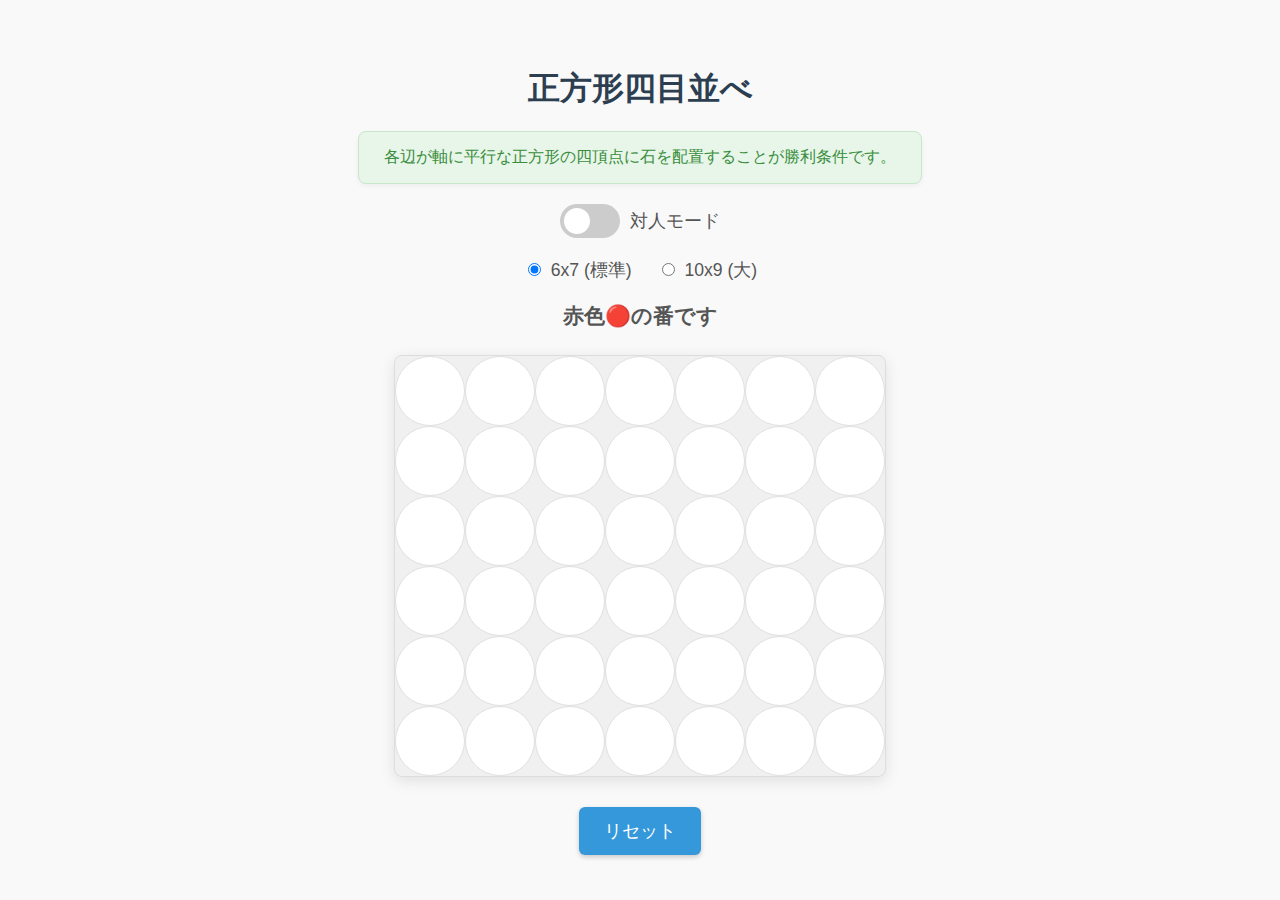
<file: makesquare/index.html>
<!DOCTYPE html>
<html lang="ja">
<head>
    <meta charset="UTF-8">
    <meta name="viewport" content="width=device-width, initial-scale=1.0">
    <title>四目並べ</title>
    <link rel="stylesheet" href="style.css">
</head>
<body>
    <h1>正方形四目並べ</h1>
    <div id="rule-description">
        各辺が軸に平行な正方形の四頂点に石を配置することが勝利条件です。
    </div>
    <div class="mode-switch-container">
        <label class="switch">
            <input type="checkbox" id="mode-toggle">
            <span class="slider round"></span>
        </label>
        <span id="mode-label">対人モード</span>
    </div>

    <div class="board-size-selection">
        <label>
            <input type="radio" name="board-size" value="small" checked> 6x7 (標準)
        </label>
        <label>
            <input type="radio" name="board-size" value="large"> 10x9 (大)
        </label>
    </div>
    <div id="game-message">赤色🔴の番です</div>
    <div id="game-board"></div>
    <button id="reset-button">リセット</button>

    <script src="script.js"></script>
</body>
</html>
</file>
<file: makesquare/style.css>
body {
    font-family: 'Segoe UI', Tahoma, Geneva, Verdana, sans-serif;
    display: flex;
    flex-direction: column;
    align-items: center;
    justify-content: center;
    min-height: 100vh;
    background-color: #f9f9f9; /* 明るい背景色 */
    margin: 0;
    color: #333;
    overflow: auto; /* 盤面が大きくなった場合にスクロールできるように */
}

h1 {
    color: #2c3e50;
    margin-bottom: 20px;
}

/* ルール説明のスタイル */
#rule-description {
    margin-bottom: 20px;
    padding: 15px 25px;
    background-color: #e8f5e9; /* 薄い緑色の背景 */
    border: 1px solid #c8e6c9; /* わずかに濃い緑色の枠線 */
    border-radius: 8px;
    font-size: 1em;
    color: #388e3c; /* 濃い緑色の文字 */
    max-width: 600px; /* ボードの幅に合わせて最大幅を設定 */
    text-align: center;
    box-shadow: 0 2px 5px rgba(0, 0, 0, 0.05); /* 軽い影 */
}


/* モード切り替えスイッチのスタイル */
.mode-switch-container {
    display: flex;
    align-items: center;
    margin-bottom: 20px;
}

.switch {
    position: relative;
    display: inline-block;
    width: 60px;
    height: 34px;
    margin-right: 10px;
}

.switch input {
    opacity: 0;
    width: 0;
    height: 0;
}

.slider {
    position: absolute;
    cursor: pointer;
    top: 0;
    left: 0;
    right: 0;
    bottom: 0;
    background-color: #ccc;
    -webkit-transition: .4s;
    transition: .4s;
}

.slider:before {
    position: absolute;
    content: "";
    height: 26px;
    width: 26px;
    left: 4px;
    bottom: 4px;
    background-color: white;
    -webkit-transition: .4s;
    transition: .4s;
}

input:checked + .slider {
    background-color: #2196F3;
}

input:focus + .slider {
    box-shadow: 0 0 1px #2196F3;
}

input:checked + .slider:before {
    -webkit-transform: translateX(26px);
    -ms-transform: translateX(26px);
    transform: translateX(26px);
}

/* Rounded sliders */
.slider.round {
    border-radius: 34px;
}

.slider.round:before {
    border-radius: 50%;
}

#mode-label {
    font-size: 1.1em;
    color: #555;
}

/* 盤面サイズ選択のスタイル */
.board-size-selection {
    margin-bottom: 20px;
    font-size: 1.1em;
    color: #555;
}

.board-size-selection label {
    margin: 0 10px;
    cursor: pointer;
}

.board-size-selection input[type="radio"] {
    margin-right: 5px;
}


#game-message {
    margin-bottom: 25px;
    font-size: 1.3em;
    font-weight: bold;
    color: #555;
}

#game-board {
    display: grid;
    background-color: #f0f0f0; /* ボードの背景色 */
    border: 1px solid #ddd;
    border-radius: 8px;
    box-shadow: 0 4px 15px rgba(0, 0, 0, 0.1);
    overflow: hidden; /* 角丸のため */
    /* デフォルトはsmallサイズで設定 */
    grid-template-columns: repeat(7, 70px);
    grid-template-rows: repeat(6, 70px);
}

.cell {
    background-color: #ffffff; /* セルの初期色を白に */
    border: 1px solid #e0e0e0; /* 細い境界線 */
    border-radius: 50%; /* 円形 */
    box-sizing: border-box;
    display: flex;
    justify-content: center;
    align-items: center;
    cursor: pointer;
    transition: background-color 0.1s ease; /* ホバー効果 */
    position: relative; /* プレビュー用 */
    margin: 0; /* セル間のマージンを削除 */
    /* デフォルトはsmallサイズで設定 */
    width: 70px;
    height: 70px;
}

/* 盤面のグリッド線は各セルのボーダーで表現 (デフォルトは7列) */
#game-board.cols-7 .cell:nth-child(7n) { border-right: 1px solid #e0e0e0; }
#game-board.cols-7 .cell:nth-child(7n+1) { border-left: 1px solid #e0e0e0; }
#game-board.cols-7 .cell:nth-child(-n+7) { border-top: 1px solid #e0e0e0; }
#game-board.cols-7 .cell:nth-last-child(-n+7) { border-bottom: 1px solid #e0e0e0; }

/* 9列の場合のグリッド線 */
#game-board.cols-9 .cell:nth-child(9n) { border-right: 1px solid #e0e0e0; }
#game-board.cols-9 .cell:nth-child(9n+1) { border-left: 1px solid #e0e0e0; }
#game-board.cols-9 .cell:nth-child(-n+9) { border-top: 1px solid #e0e0e0; }
#game-board.cols-9 .cell:nth-last-child(-n+9) { border-bottom: 1px solid #e0e0e0; }


/* 大サイズ (10x9) 用のセルサイズ */
#game-board.large-board .cell {
    width: 55px;
    height: 55px;
}

/* 大サイズ時のプレビューディスク */
#game-board.large-board .preview-disk {
    width: 50px;
    height: 50px;
}


/* プレイヤー1（赤）の石 */
.cell.player1 {
    background-color: #e74c3c; /* 鮮やかな赤 */
    box-shadow: inset 0 0 5px rgba(0, 0, 0, 0.2);
}

/* プレイヤー2（黄）の石 */
.cell.player2 {
    background-color: #f1c40f; /* 鮮やかな黄 */
    box-shadow: inset 0 0 5px rgba(0, 0, 0, 0.2);
}

/* ホバー時の列ハイライト */
.column-highlight {
    background-color: rgba(0, 123, 255, 0.1); /* 薄い青 */
}

/* ホバー時のプレビュー石 */
.preview-disk {
    /* widthとheightは.cellに応じて動的に設定される */
    border-radius: 50%;
    position: absolute;
    background-color: var(--preview-color); /* JavaScriptから設定されるカスタムプロパティ */
    opacity: 0; /* デフォルトでは非表示 */
    transition: opacity 0.2s ease;
}

.cell:hover .preview-disk {
    opacity: 1; /* ホバー時に表示 */
}

/* 勝利時のハイライト */
.cell.win-highlight {
    box-shadow: 0 0 0 4px #2ecc71; /* 緑色の枠線 */
    z-index: 10; /* 他の要素より手前に表示 */
}


#reset-button {
    margin-top: 30px;
    padding: 12px 25px;
    font-size: 1.1em;
    cursor: pointer;
    background-color: #3498db; /* 青系のリセットボタン */
    color: white;
    border: none;
    border-radius: 6px;
    transition: background-color 0.2s ease, transform 0.1s ease;
    box-shadow: 0 2px 5px rgba(0, 0, 0, 0.2);
}

#reset-button:hover {
    background-color: #2980b9;
    transform: translateY(-1px);
}

#reset-button:active {
    transform: translateY(0);
}



/* スマートフォン表示用 (最大幅 768px) */
@media (max-width: 768px) {
    body {
        overflow-x: hidden; 
    }

    h1 {
        font-size: 1.8em;
        margin-bottom: 15px;
    }

    #rule-description {
        font-size: 0.9em;
        padding: 10px 15px;
        margin-bottom: 15px;
    }

    .mode-switch-container,
    .board-size-selection {
        flex-direction: column;
        align-items: center;
        margin-bottom: 15px;
    }

    .mode-switch-container .switch {
        margin-bottom: 10px;
    }

    #mode-label,
    .board-size-selection label {
        font-size: 1em;
        margin: 5px 0;
    }

    #game-message {
        font-size: 1.1em;
        margin-bottom: 20px;
    }

    #game-board {
        /* 盤面の最大幅をビューポート幅の98%に設定し、さらに余裕を持たせる */
        max-width: 98vw; /* ここを95vwから98vwに拡大 */
        /* width: fit-content; を追加して、グリッドコンテンツの幅に合わせる */
        width: fit-content; 
        border-radius: 5px;
        /* ボーダーの計算をより厳密に */
        box-sizing: border-box; 
    }

    /* 各セル、プレビューディスクのサイズをレスポンシブにする */
    .cell {
        min-width: 30px; /* 最小幅を少し小さく */
        min-height: 30px; /* 最小高さを少し小さく */
        /* widthとheightの計算式を修正。vwから直接引く値を増やして、ボーダーと間隔をより多く考慮 */
        width: calc((100vw - 20px) / var(--cols)); /* 100vwから20px引く (余白とボーダーの合計) */
        height: calc((100vw - 20px) / var(--cols)); /* 同上 */
        border-width: 0.5px;
        flex-shrink: 0; /* セルが縮まないように固定 */
    }

    .preview-disk {
        width: 80%;
        height: 80%;
    }

    /* スモールボード (6x7) の場合 */
    #game-board.cols-7 .cell {
        --cols: 7;
    }

    /* ラージボード (9x10) の場合 */
    #game-board.cols-10 .cell {
        --cols: 10;
    }
    
    #reset-button {
        padding: 10px 20px;
        font-size: 1em;
        margin-top: 25px;
    }
}
</file>
